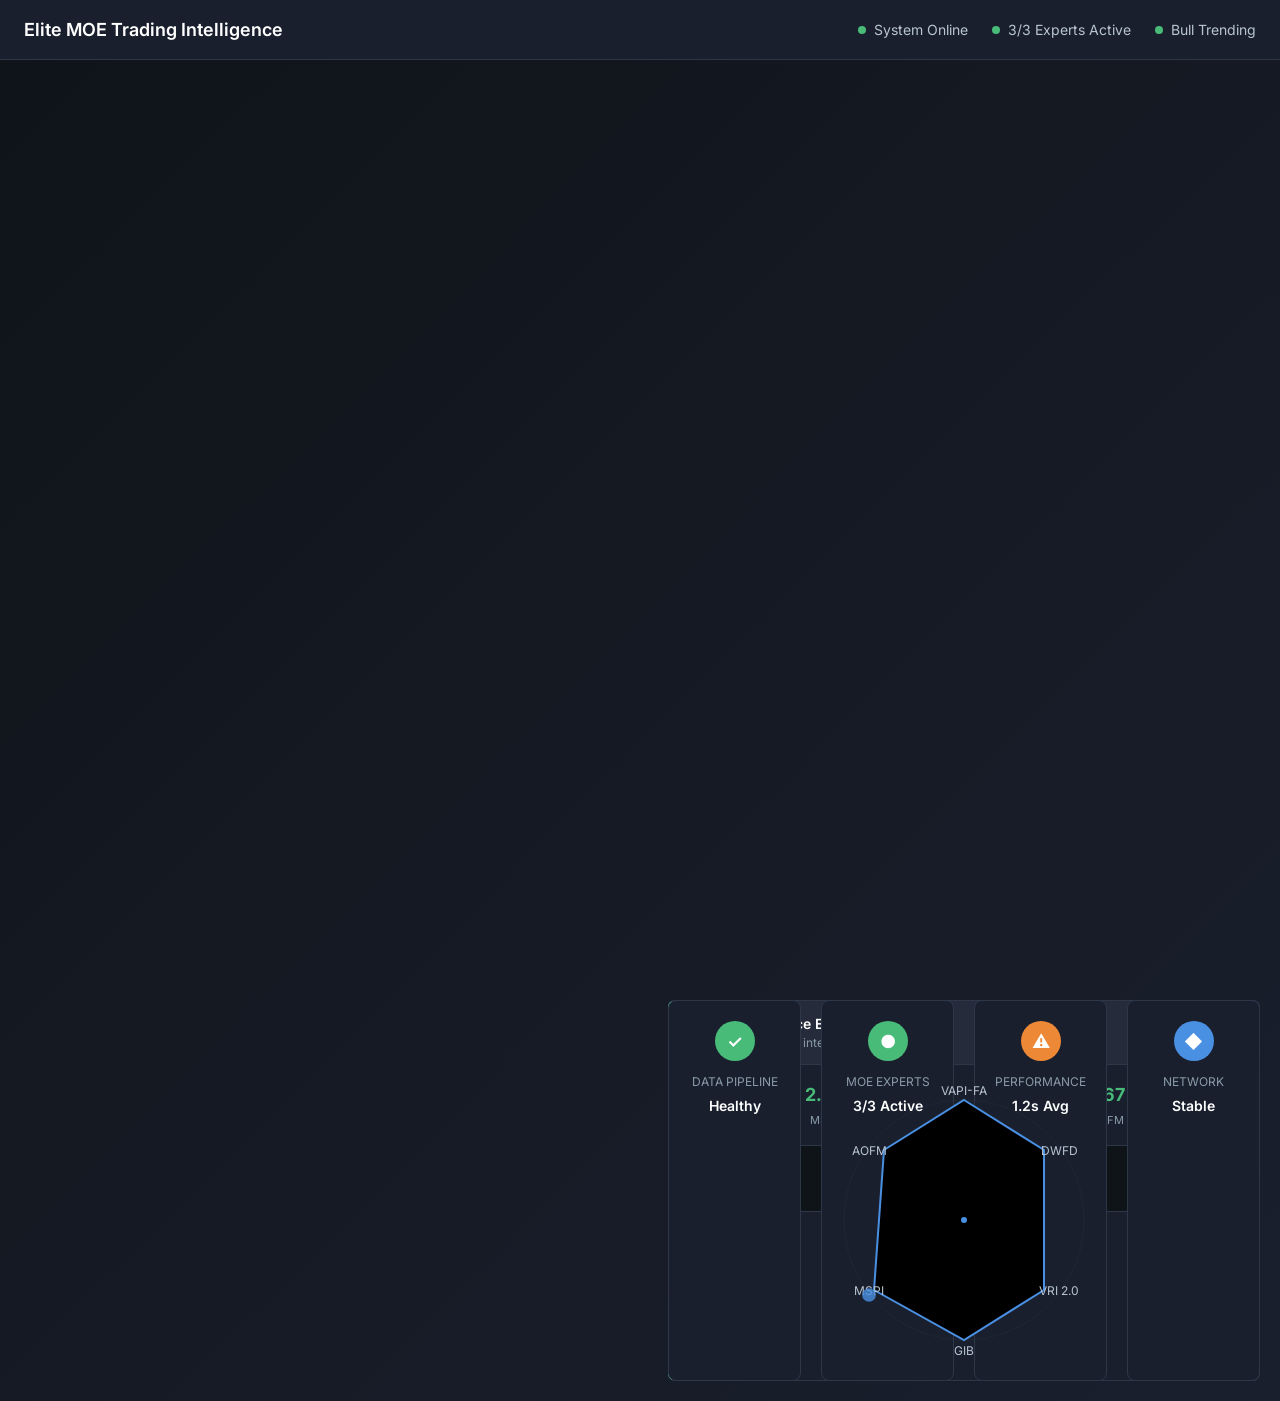
<file: dashboard_application/modes/ai_dashboard/clean_elegant_dashboard (1).html>
<!DOCTYPE html>
<html lang="en">
<head>
    <meta charset="UTF-8">
    <meta name="viewport" content="width=device-width, initial-scale=1.0">
    <title>Elite MOE Dashboard</title>
    <style>
        @import url('https://fonts.googleapis.com/css2?family=Inter:wght@300;400;500;600;700&display=swap');
        
        * {
            margin: 0;
            padding: 0;
            box-sizing: border-box;
        }

        :root {
            --bg-primary: #0f1419;
            --bg-secondary: #1a1f2e;
            --bg-tertiary: #252b3a;
            --accent-blue: #4a90e2;
            --accent-navy: #2c5aa0;
            --accent-light: #6bb6ff;
            --text-primary: #ffffff;
            --text-secondary: #b8c5d1;
            --text-muted: #8a9ba8;
            --border: #2d3748;
            --border-light: #4a5568;
            --success: #48bb78;
            --warning: #ed8936;
            --error: #f56565;
        }

        body {
            font-family: 'Inter', sans-serif;
            background: linear-gradient(135deg, var(--bg-primary) 0%, #1a1f2e 100%);
            color: var(--text-primary);
            line-height: 1.5;
            min-height: 100vh;
        }

        /* Header */
        .header {
            background: var(--bg-secondary);
            border-bottom: 1px solid var(--border);
            padding: 16px 24px;
            display: flex;
            justify-content: space-between;
            align-items: center;
        }

        .header-title {
            font-size: 18px;
            font-weight: 600;
            color: var(--text-primary);
        }

        .header-status {
            display: flex;
            gap: 24px;
            font-size: 14px;
            color: var(--text-secondary);
        }

        .status-item {
            display: flex;
            align-items: center;
            gap: 8px;
        }

        .status-dot {
            width: 8px;
            height: 8px;
            border-radius: 50%;
            background: var(--success);
        }

        /* Main Layout */
        .dashboard {
            display: grid;
            grid-template-areas: 
                "analysis compass"
                "regime flow intelligence"
                "health health health";
            grid-template-columns: 1fr 1fr;
            grid-template-rows: 400px 280px 160px;
            gap: 20px;
            padding: 20px;
            max-width: 1400px;
            margin: 0 auto;
        }

        /* Cards */
        .card {
            background: var(--bg-secondary);
            border: 1px solid var(--border);
            border-radius: 8px;
            overflow: hidden;
            transition: all 0.2s ease;
        }

        .card:hover {
            border-color: var(--border-light);
            transform: translateY(-1px);
        }

        .card-header {
            background: var(--bg-tertiary);
            padding: 16px 20px;
            border-bottom: 1px solid var(--border);
            display: flex;
            justify-content: space-between;
            align-items: center;
        }

        .card-title {
            font-size: 14px;
            font-weight: 600;
            color: var(--text-primary);
            text-transform: uppercase;
            letter-spacing: 0.5px;
        }

        .card-badge {
            background: var(--accent-blue);
            color: white;
            padding: 4px 12px;
            border-radius: 12px;
            font-size: 12px;
            font-weight: 500;
        }

        .card-content {
            padding: 20px;
        }

        /* Analysis Panel */
        .analysis-panel {
            grid-area: analysis;
        }

        .analysis-content {
            display: flex;
            flex-direction: column;
            gap: 20px;
            height: 100%;
        }

        .signal-box {
            background: var(--bg-tertiary);
            border: 1px solid var(--border);
            border-radius: 6px;
            padding: 20px;
            text-align: center;
            flex: 1;
        }

        .signal-title {
            font-size: 16px;
            font-weight: 600;
            color: var(--accent-light);
            margin-bottom: 8px;
        }

        .signal-subtitle {
            font-size: 13px;
            color: var(--text-muted);
            margin-bottom: 16px;
        }

        .metrics-grid {
            display: grid;
            grid-template-columns: repeat(3, 1fr);
            gap: 12px;
        }

        .metric-item {
            background: var(--bg-primary);
            border: 1px solid var(--border);
            border-radius: 4px;
            padding: 12px;
            text-align: center;
        }

        .metric-value {
            font-size: 14px;
            font-weight: 600;
            color: var(--accent-light);
        }

        .metric-label {
            font-size: 11px;
            color: var(--text-muted);
            margin-top: 4px;
        }

        /* Compass */
        .compass-panel {
            grid-area: compass;
        }

        .compass-container {
            display: flex;
            align-items: center;
            justify-content: center;
            height: 100%;
            position: relative;
        }

        .compass-svg {
            width: 280px;
            height: 280px;
        }

        /* Expert Panels */
        .expert-panel {
            background: var(--bg-secondary);
            border: 1px solid var(--border);
            border-radius: 8px;
            overflow: hidden;
        }

        .expert-panel.regime {
            grid-area: regime;
            border-left: 3px solid #9f7aea;
        }

        .expert-panel.flow {
            grid-area: flow;
            border-left: 3px solid var(--accent-blue);
        }

        .expert-panel.intelligence {
            grid-area: intelligence;
            border-left: 3px solid var(--success);
        }

        .expert-header {
            background: var(--bg-tertiary);
            padding: 12px 16px;
            border-bottom: 1px solid var(--border);
            display: flex;
            align-items: center;
            gap: 12px;
        }

        .expert-avatar {
            width: 32px;
            height: 32px;
            border-radius: 50%;
            display: flex;
            align-items: center;
            justify-content: center;
            font-weight: 600;
            font-size: 14px;
        }

        .expert-avatar.regime {
            background: #9f7aea;
            color: white;
        }

        .expert-avatar.flow {
            background: var(--accent-blue);
            color: white;
        }

        .expert-avatar.intelligence {
            background: var(--success);
            color: white;
        }

        .expert-info h3 {
            font-size: 14px;
            font-weight: 600;
            color: var(--text-primary);
        }

        .expert-info p {
            font-size: 12px;
            color: var(--text-muted);
        }

        .expert-content {
            padding: 16px;
        }

        .expert-metrics {
            display: grid;
            grid-template-columns: 1fr 1fr;
            gap: 12px;
            margin-bottom: 16px;
        }

        .expert-metric {
            text-align: center;
        }

        .expert-metric-value {
            font-size: 18px;
            font-weight: 700;
            margin-bottom: 4px;
        }

        .expert-metric-label {
            font-size: 11px;
            color: var(--text-muted);
            text-transform: uppercase;
        }

        .expert-status {
            text-align: center;
            padding: 12px;
            background: var(--bg-primary);
            border-radius: 4px;
            border: 1px solid var(--border);
        }

        .expert-status-text {
            font-size: 13px;
            font-weight: 500;
            margin-bottom: 4px;
        }

        .expert-confidence {
            font-size: 12px;
            color: var(--text-muted);
        }

        /* Health Panel */
        .health-panel {
            grid-area: health;
            display: grid;
            grid-template-columns: repeat(4, 1fr);
            gap: 20px;
        }

        .health-item {
            background: var(--bg-secondary);
            border: 1px solid var(--border);
            border-radius: 8px;
            padding: 20px;
            text-align: center;
            transition: all 0.2s ease;
        }

        .health-item:hover {
            border-color: var(--border-light);
        }

        .health-icon {
            width: 40px;
            height: 40px;
            border-radius: 50%;
            margin: 0 auto 12px;
            display: flex;
            align-items: center;
            justify-content: center;
            font-size: 18px;
            font-weight: 600;
        }

        .health-icon.healthy {
            background: var(--success);
            color: white;
        }

        .health-icon.warning {
            background: var(--warning);
            color: white;
        }

        .health-icon.stable {
            background: var(--accent-blue);
            color: white;
        }

        .health-label {
            font-size: 12px;
            color: var(--text-muted);
            text-transform: uppercase;
            margin-bottom: 4px;
        }

        .health-value {
            font-size: 14px;
            font-weight: 600;
            color: var(--text-primary);
        }

        /* Responsive */
        @media (max-width: 1200px) {
            .dashboard {
                grid-template-areas: 
                    "analysis analysis"
                    "compass compass"
                    "regime flow"
                    "intelligence intelligence"
                    "health health";
                grid-template-columns: 1fr 1fr;
                grid-template-rows: 300px 350px 250px 250px 160px;
            }
        }

        @media (max-width: 768px) {
            .dashboard {
                grid-template-areas: 
                    "analysis"
                    "compass"
                    "regime"
                    "flow"
                    "intelligence"
                    "health";
                grid-template-columns: 1fr;
                grid-template-rows: repeat(6, auto);
            }

            .health-panel {
                grid-template-columns: repeat(2, 1fr);
            }
        }
    </style>
</head>
<body>
    <!-- Header -->
    <div class="header">
        <div class="header-title">Elite MOE Trading Intelligence</div>
        <div class="header-status">
            <div class="status-item">
                <div class="status-dot"></div>
                <span>System Online</span>
            </div>
            <div class="status-item">
                <div class="status-dot"></div>
                <span>3/3 Experts Active</span>
            </div>
            <div class="status-item">
                <div class="status-dot"></div>
                <span>Bull Trending</span>
            </div>
        </div>
    </div>

    <!-- Main Dashboard -->
    <div class="dashboard">
        <!-- Analysis Panel -->
        <div class="card analysis-panel">
            <div class="card-header">
                <div class="card-title">ITS Orchestrator Analysis</div>
                <div class="card-badge">94% Confidence</div>
            </div>
            <div class="card-content">
                <div class="analysis-content">
                    <div class="signal-box">
                        <div class="signal-title">Momentum Explosion Imminent</div>
                        <div class="signal-subtitle">Aggressive trend following recommended</div>
                        <div class="metrics-grid">
                            <div class="metric-item">
                                <div class="metric-value">MSPI</div>
                                <div class="metric-label">Focus Metric</div>
                            </div>
                            <div class="metric-item">
                                <div class="metric-value">3/3</div>
                                <div class="metric-label">Expert Consensus</div>
                            </div>
                            <div class="metric-item">
                                <div class="metric-value">High</div>
                                <div class="metric-label">Conviction</div>
                            </div>
                        </div>
                    </div>
                </div>
            </div>
        </div>

        <!-- Compass Panel -->
        <div class="card compass-panel">
            <div class="card-header">
                <div class="card-title">Market Compass</div>
                <div class="card-badge">Real-time</div>
            </div>
            <div class="card-content">
                <div class="compass-container">
                    <svg class="compass-svg" viewBox="0 0 280 280">
                        <!-- Background circles -->
                        <circle cx="140" cy="140" r="120" fill="none" stroke="#2d3748" stroke-width="1" opacity="0.3"/>
                        <circle cx="140" cy="140" r="80" fill="none" stroke="#2d3748" stroke-width="1" opacity="0.2"/>
                        <circle cx="140" cy="140" r="40" fill="none" stroke="#2d3748" stroke-width="1" opacity="0.1"/>
                        
                        <!-- Hexagon -->
                        <polygon id="market-hex" 
                            points="140,20 220,70 220,210 140,260 60,210 60,70" 
                            fill="rgba(74, 144, 226, 0.1)" 
                            stroke="#4a90e2" 
                            stroke-width="2"/>
                        
                        <!-- Center point -->
                        <circle cx="140" cy="140" r="3" fill="#4a90e2"/>
                        
                        <!-- Labels -->
                        <text x="140" y="15" text-anchor="middle" fill="#b8c5d1" font-size="12" font-family="Inter">VAPI-FA</text>
                        <text x="235" y="75" text-anchor="middle" fill="#b8c5d1" font-size="12" font-family="Inter">DWFD</text>
                        <text x="235" y="215" text-anchor="middle" fill="#b8c5d1" font-size="12" font-family="Inter">VRI 2.0</text>
                        <text x="140" y="275" text-anchor="middle" fill="#b8c5d1" font-size="12" font-family="Inter">GIB</text>
                        <text x="45" y="215" text-anchor="middle" fill="#b8c5d1" font-size="12" font-family="Inter">MSPI</text>
                        <text x="45" y="75" text-anchor="middle" fill="#b8c5d1" font-size="12" font-family="Inter">AOFM</text>
                        
                        <!-- Focus indicator -->
                        <circle id="focus-indicator" cx="45" cy="215" r="6" fill="#6bb6ff" opacity="0.8">
                            <animate attributeName="r" values="6;8;6" dur="2s" repeatCount="indefinite"/>
                        </circle>
                    </svg>
                </div>
            </div>
        </div>

        <!-- Expert Panels -->
        <div class="expert-panel regime">
            <div class="expert-header">
                <div class="expert-avatar regime">R</div>
                <div class="expert-info">
                    <h3>Market Regime Expert</h3>
                    <p>Regime analysis & transitions</p>
                </div>
            </div>
            <div class="expert-content">
                <div class="expert-metrics">
                    <div class="expert-metric">
                        <div class="expert-metric-value" style="color: #9f7aea;">-2.53</div>
                        <div class="expert-metric-label">VRI 2.0</div>
                    </div>
                    <div class="expert-metric">
                        <div class="expert-metric-value" style="color: #9f7aea;">0.23</div>
                        <div class="expert-metric-label">Transition Risk</div>
                    </div>
                </div>
                <div class="expert-status">
                    <div class="expert-status-text" style="color: #9f7aea;">Bull Trending</div>
                    <div class="expert-confidence">89% Confidence</div>
                </div>
            </div>
        </div>

        <div class="expert-panel flow">
            <div class="expert-header">
                <div class="expert-avatar flow">F</div>
                <div class="expert-info">
                    <h3>Options Flow Expert</h3>
                    <p>Flow dynamics & pressure</p>
                </div>
            </div>
            <div class="expert-content">
                <div class="expert-metrics">
                    <div class="expert-metric">
                        <div class="expert-metric-value" style="color: #4a90e2;">1.84</div>
                        <div class="expert-metric-label">VAPI-FA</div>
                    </div>
                    <div class="expert-metric">
                        <div class="expert-metric-value" style="color: #4a90e2;">1.96</div>
                        <div class="expert-metric-label">DWFD</div>
                    </div>
                </div>
                <div class="expert-status">
                    <div class="expert-status-text" style="color: #4a90e2;">Strong Bullish</div>
                    <div class="expert-confidence">92% Confidence</div>
                </div>
            </div>
        </div>

        <div class="expert-panel intelligence">
            <div class="expert-header">
                <div class="expert-avatar intelligence">I</div>
                <div class="expert-info">
                    <h3>Intelligence Expert</h3>
                    <p>Sentiment & intelligence</p>
                </div>
            </div>
            <div class="expert-content">
                <div class="expert-metrics">
                    <div class="expert-metric">
                        <div class="expert-metric-value" style="color: #48bb78;">2.31</div>
                        <div class="expert-metric-label">MSPI</div>
                    </div>
                    <div class="expert-metric">
                        <div class="expert-metric-value" style="color: #48bb78;">1.67</div>
                        <div class="expert-metric-label">AOFM</div>
                    </div>
                </div>
                <div class="expert-status">
                    <div class="expert-status-text" style="color: #48bb78;">High Conviction</div>
                    <div class="expert-confidence">87% Confidence</div>
                </div>
            </div>
        </div>

        <!-- Health Panel -->
        <div class="health-panel">
            <div class="health-item">
                <div class="health-icon healthy">✓</div>
                <div class="health-label">Data Pipeline</div>
                <div class="health-value">Healthy</div>
            </div>
            <div class="health-item">
                <div class="health-icon healthy">●</div>
                <div class="health-label">MOE Experts</div>
                <div class="health-value">3/3 Active</div>
            </div>
            <div class="health-item">
                <div class="health-icon warning">⚠</div>
                <div class="health-label">Performance</div>
                <div class="health-value">1.2s Avg</div>
            </div>
            <div class="health-item">
                <div class="health-icon stable">◆</div>
                <div class="health-label">Network</div>
                <div class="health-value">Stable</div>
            </div>
        </div>
    </div>

    <script>
        // Simple compass animation
        function updateCompass() {
            const scenarios = [
                {
                    signal: 'Momentum Explosion Imminent',
                    subtitle: 'Aggressive trend following recommended',
                    focus: 'MSPI',
                    color: '#4a90e2',
                    points: '140,20 220,70 220,210 140,260 50,210 60,70'
                },
                {
                    signal: 'Volatility Squeeze Detected',
                    subtitle: 'Breakout preparation recommended',
                    focus: 'VRI 2.0',
                    color: '#ed8936',
                    points: '140,20 220,70 230,210 140,270 60,210 60,70'
                },
                {
                    signal: 'Flow Convergence Active',
                    subtitle: 'High conviction opportunity',
                    focus: 'VAPI-FA',
                    color: '#9f7aea',
                    points: '140,10 220,70 220,210 140,260 60,210 60,70'
                }
            ];

            let currentIndex = 0;

            function animate() {
                const scenario = scenarios[currentIndex];
                
                // Update signal display
                document.querySelector('.signal-title').textContent = scenario.signal;
                document.querySelector('.signal-subtitle').textContent = scenario.subtitle;
                
                // Update compass
                const hex = document.getElementById('market-hex');
                const focus = document.getElementById('focus-indicator');
                
                hex.setAttribute('points', scenario.points);
                hex.setAttribute('stroke', scenario.color);
                hex.setAttribute('fill', scenario.color.replace('#', 'rgba(') + ', 0.1)');
                
                focus.setAttribute('fill', scenario.color);
                
                currentIndex = (currentIndex + 1) % scenarios.length;
            }

            animate();
            setInterval(animate, 4000);
        }

        document.addEventListener('DOMContentLoaded', updateCompass);
    </script>
</body>
</html>
</file>
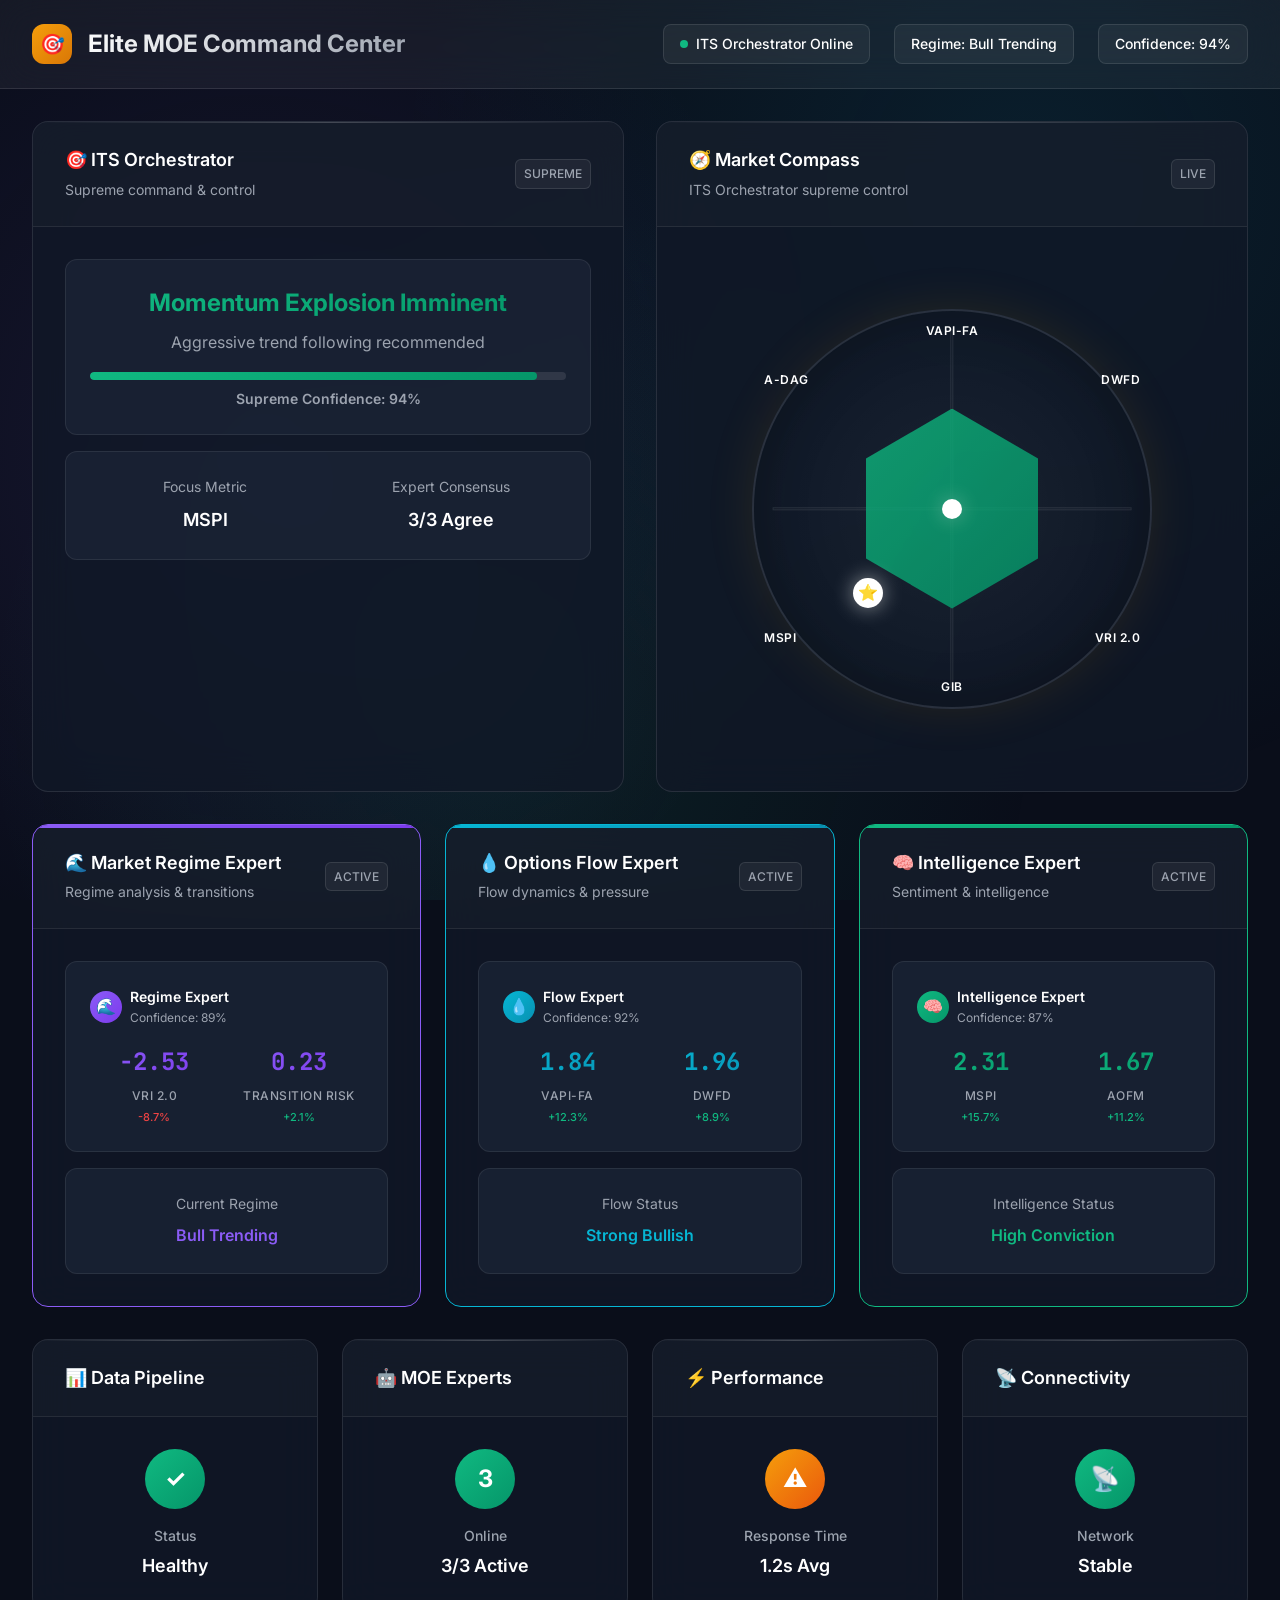
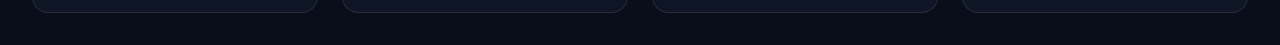
<file: dashboard_application/modes/ai_dashboard/~elite_moe_command_center~.html>
<!DOCTYPE html>
<html lang="en">
<head>
    <meta charset="UTF-8">
    <meta name="viewport" content="width=device-width, initial-scale=1.0">
    <title>Elite MOE Command Center</title>
    <style>
        @import url('https://fonts.googleapis.com/css2?family=Inter:wght@300;400;500;600;700&family=JetBrains+Mono:wght@400;500;600&display=swap');
        
        :root {
            /* Elite Color Palette */
            --primary-bg: #0a0e1a;
            --secondary-bg: #111827;
            --card-bg: rgba(17, 24, 39, 0.8);
            --inner-card-bg: rgba(30, 41, 59, 0.6);
            --glass-bg: rgba(255, 255, 255, 0.05);
            --border-color: rgba(255, 255, 255, 0.1);
            --inner-border-color: rgba(255, 255, 255, 0.08);
            --text-primary: #ffffff;
            --text-secondary: #9ca3af;
            --text-muted: #6b7280;
            
            /* MOE Expert Colors */
            --regime-color: #8b5cf6;
            --flow-color: #06b6d4;
            --intelligence-color: #10b981;
            --orchestrator-color: #f59e0b;
            
            /* Gradients */
            --gradient-regime: linear-gradient(135deg, #8b5cf6, #7c3aed);
            --gradient-flow: linear-gradient(135deg, #06b6d4, #0891b2);
            --gradient-intelligence: linear-gradient(135deg, #10b981, #059669);
            --gradient-orchestrator: linear-gradient(135deg, #f59e0b, #d97706);
            
            /* Typography */
            --font-primary: 'Inter', -apple-system, BlinkMacSystemFont, sans-serif;
            --font-mono: 'JetBrains Mono', 'SF Mono', monospace;
            
            /* Spacing */
            --spacing-xs: 0.25rem;
            --spacing-sm: 0.5rem;
            --spacing-md: 1rem;
            --spacing-lg: 1.5rem;
            --spacing-xl: 2rem;
            --spacing-2xl: 3rem;
        }
        
        * {
            margin: 0;
            padding: 0;
            box-sizing: border-box;
        }
        
        body {
            font-family: var(--font-primary);
            background: var(--primary-bg);
            color: var(--text-primary);
            line-height: 1.6;
            overflow-x: hidden;
        }
        
        /* Background Pattern */
        body::before {
            content: '';
            position: fixed;
            top: 0;
            left: 0;
            width: 100%;
            height: 100%;
            background: 
                radial-gradient(circle at 20% 50%, rgba(139, 92, 246, 0.1) 0%, transparent 50%),
                radial-gradient(circle at 80% 20%, rgba(6, 182, 212, 0.1) 0%, transparent 50%),
                radial-gradient(circle at 40% 80%, rgba(16, 185, 129, 0.1) 0%, transparent 50%);
            z-index: -1;
        }
        
        /* Header */
        .header {
            padding: var(--spacing-lg) var(--spacing-xl);
            background: var(--glass-bg);
            backdrop-filter: blur(20px);
            border-bottom: 1px solid var(--border-color);
            position: sticky;
            top: 0;
            z-index: 100;
        }
        
        .header-content {
            max-width: 1400px;
            margin: 0 auto;
            display: flex;
            justify-content: space-between;
            align-items: center;
        }
        
        .logo {
            display: flex;
            align-items: center;
            gap: var(--spacing-md);
        }
        
        .logo-icon {
            width: 40px;
            height: 40px;
            background: var(--gradient-orchestrator);
            border-radius: 12px;
            display: flex;
            align-items: center;
            justify-content: center;
            font-size: 20px;
            font-weight: 700;
        }
        
        .logo-text {
            font-size: 24px;
            font-weight: 700;
            background: linear-gradient(135deg, var(--text-primary), var(--text-secondary));
            -webkit-background-clip: text;
            -webkit-text-fill-color: transparent;
        }
        
        .status-bar {
            display: flex;
            align-items: center;
            gap: var(--spacing-lg);
        }
        
        .status-item {
            display: flex;
            align-items: center;
            gap: var(--spacing-sm);
            padding: var(--spacing-sm) var(--spacing-md);
            background: var(--glass-bg);
            border: 1px solid var(--border-color);
            border-radius: 8px;
            font-size: 14px;
            font-weight: 500;
        }
        
        .status-dot {
            width: 8px;
            height: 8px;
            border-radius: 50%;
            background: var(--intelligence-color);
            animation: pulse 2s infinite;
        }
        
        @keyframes pulse {
            0%, 100% { opacity: 1; }
            50% { opacity: 0.5; }
        }
        
        /* Main Container */
        .container {
            max-width: 1400px;
            margin: 0 auto;
            padding: var(--spacing-xl);
        }
        
        /* Dashboard Grid */
        .dashboard-grid {
            display: grid;
            grid-template-columns: 1fr 1fr;
            gap: var(--spacing-xl);
            margin-bottom: var(--spacing-xl);
        }
        
        .moe-experts-grid {
            display: grid;
            grid-template-columns: repeat(3, 1fr);
            gap: var(--spacing-lg);
            margin-bottom: var(--spacing-xl);
        }
        
        .health-grid {
            display: grid;
            grid-template-columns: repeat(4, 1fr);
            gap: var(--spacing-lg);
        }
        
        /* Card Styles */
        .card {
            background: var(--card-bg);
            backdrop-filter: blur(20px);
            border: 1px solid var(--border-color);
            border-radius: 16px;
            overflow: hidden;
            position: relative;
            transition: all 0.3s ease;
        }
        
        .card:hover {
            transform: translateY(-2px);
            box-shadow: 0 20px 25px -5px rgba(0, 0, 0, 0.2);
            border-color: rgba(255, 255, 255, 0.2);
        }
        
        .card::before {
            content: '';
            position: absolute;
            top: 0;
            left: 0;
            right: 0;
            height: 1px;
            background: linear-gradient(90deg, transparent, rgba(255, 255, 255, 0.2), transparent);
        }
        
        /* Card Header */
        .card-header {
            padding: var(--spacing-lg) var(--spacing-xl);
            border-bottom: 1px solid var(--inner-border-color);
            background: rgba(255, 255, 255, 0.02);
            display: flex;
            justify-content: space-between;
            align-items: center;
        }
        
        .card-title {
            font-size: 18px;
            font-weight: 600;
            color: var(--text-primary);
            display: flex;
            align-items: center;
            gap: var(--spacing-sm);
        }
        
        .card-subtitle {
            font-size: 14px;
            color: var(--text-secondary);
            margin-top: var(--spacing-xs);
        }
        
        .card-badge {
            padding: var(--spacing-xs) var(--spacing-sm);
            background: var(--glass-bg);
            border: 1px solid var(--border-color);
            border-radius: 6px;
            font-size: 12px;
            font-weight: 500;
            color: var(--text-secondary);
        }
        
        /* Card Content */
        .card-content {
            padding: var(--spacing-xl);
        }
        
        /* Inner Cards */
        .inner-card {
            background: var(--inner-card-bg);
            border: 1px solid var(--inner-border-color);
            border-radius: 12px;
            padding: var(--spacing-lg);
            margin-bottom: var(--spacing-md);
            transition: all 0.3s ease;
        }
        
        .inner-card:hover {
            background: rgba(30, 41, 59, 0.8);
            border-color: rgba(255, 255, 255, 0.15);
        }
        
        .inner-card:last-child {
            margin-bottom: 0;
        }
        
        /* MOE Expert Cards */
        .moe-card {
            position: relative;
        }
        
        .moe-card.regime {
            border-color: var(--regime-color);
        }
        
        .moe-card.flow {
            border-color: var(--flow-color);
        }
        
        .moe-card.intelligence {
            border-color: var(--intelligence-color);
        }
        
        .moe-card::after {
            content: '';
            position: absolute;
            top: 0;
            left: 0;
            right: 0;
            height: 3px;
            border-radius: 16px 16px 0 0;
        }
        
        .moe-card.regime::after {
            background: var(--gradient-regime);
        }
        
        .moe-card.flow::after {
            background: var(--gradient-flow);
        }
        
        .moe-card.intelligence::after {
            background: var(--gradient-intelligence);
        }
        
        /* Expert Status */
        .expert-status {
            display: flex;
            align-items: center;
            gap: var(--spacing-sm);
            margin-bottom: var(--spacing-md);
        }
        
        .expert-avatar {
            width: 32px;
            height: 32px;
            border-radius: 50%;
            display: flex;
            align-items: center;
            justify-content: center;
            font-size: 16px;
            font-weight: 600;
        }
        
        .expert-avatar.regime {
            background: var(--gradient-regime);
        }
        
        .expert-avatar.flow {
            background: var(--gradient-flow);
        }
        
        .expert-avatar.intelligence {
            background: var(--gradient-intelligence);
        }
        
        .expert-info {
            flex: 1;
        }
        
        .expert-name {
            font-size: 14px;
            font-weight: 600;
            color: var(--text-primary);
        }
        
        .expert-confidence {
            font-size: 12px;
            color: var(--text-secondary);
        }
        
        /* Compass Container */
        .compass-container {
            position: relative;
            height: 500px;
            display: flex;
            align-items: center;
            justify-content: center;
        }
        
        .compass {
            width: 400px;
            height: 400px;
            position: relative;
            border-radius: 50%;
            background: 
                radial-gradient(circle at center, 
                    rgba(255, 255, 255, 0.05) 0%, 
                    rgba(255, 255, 255, 0.02) 50%, 
                    transparent 100%);
            border: 2px solid var(--border-color);
            box-shadow: 
                inset 0 0 50px rgba(0, 0, 0, 0.3),
                0 0 50px rgba(245, 158, 11, 0.1);
        }
        
        .compass-grid {
            position: absolute;
            top: 50%;
            left: 50%;
            transform: translate(-50%, -50%);
            width: 90%;
            height: 90%;
        }
        
        .compass-grid::before,
        .compass-grid::after {
            content: '';
            position: absolute;
            top: 50%;
            left: 50%;
            transform: translate(-50%, -50%);
            border: 1px solid rgba(255, 255, 255, 0.1);
        }
        
        .compass-grid::before {
            width: 100%;
            height: 1px;
        }
        
        .compass-grid::after {
            width: 1px;
            height: 100%;
        }
        
        .compass-shape {
            position: absolute;
            top: 50%;
            left: 50%;
            transform: translate(-50%, -50%);
            width: 200px;
            height: 200px;
            clip-path: polygon(50% 0%, 93% 25%, 93% 75%, 50% 100%, 7% 75%, 7% 25%);
            background: var(--gradient-orchestrator);
            opacity: 0.8;
            transition: all 0.8s cubic-bezier(0.4, 0, 0.2, 1);
            filter: drop-shadow(0 0 20px rgba(245, 158, 11, 0.4));
        }
        
        .compass-labels {
            position: absolute;
            top: 0;
            left: 0;
            width: 100%;
            height: 100%;
        }
        
        .compass-label {
            position: absolute;
            font-size: 12px;
            font-weight: 600;
            color: var(--text-primary);
            text-transform: uppercase;
            letter-spacing: 0.5px;
        }
        
        .compass-label.top { top: 10px; left: 50%; transform: translateX(-50%); }
        .compass-label.top-right { top: 15%; right: 10px; }
        .compass-label.bottom-right { bottom: 15%; right: 10px; }
        .compass-label.bottom { bottom: 10px; left: 50%; transform: translateX(-50%); }
        .compass-label.bottom-left { bottom: 15%; left: 10px; }
        .compass-label.top-left { top: 15%; left: 10px; }
        
        .compass-center {
            position: absolute;
            top: 50%;
            left: 50%;
            transform: translate(-50%, -50%);
            width: 20px;
            height: 20px;
            background: var(--text-primary);
            border-radius: 50%;
            box-shadow: 0 0 20px rgba(255, 255, 255, 0.3);
        }
        
        .compass-focus-indicator {
            position: absolute;
            width: 30px;
            height: 30px;
            background: var(--text-primary);
            border-radius: 50%;
            display: flex;
            align-items: center;
            justify-content: center;
            font-size: 16px;
            box-shadow: 0 0 20px rgba(255, 255, 255, 0.5);
            animation: focusPulse 2s infinite;
        }
        
        @keyframes focusPulse {
            0%, 100% { transform: scale(1); }
            50% { transform: scale(1.1); }
        }
        
        /* Orchestrator Analysis */
        .orchestrator-analysis {
            display: flex;
            flex-direction: column;
            gap: var(--spacing-md);
        }
        
        .signal-display {
            text-align: center;
        }
        
        .signal-title {
            font-size: 24px;
            font-weight: 700;
            margin-bottom: var(--spacing-sm);
            background: var(--gradient-orchestrator);
            -webkit-background-clip: text;
            -webkit-text-fill-color: transparent;
        }
        
        .signal-subtitle {
            font-size: 16px;
            color: var(--text-secondary);
            margin-bottom: var(--spacing-md);
        }
        
        .confidence-bar {
            width: 100%;
            height: 8px;
            background: rgba(255, 255, 255, 0.1);
            border-radius: 4px;
            overflow: hidden;
            margin-bottom: var(--spacing-sm);
        }
        
        .confidence-fill {
            height: 100%;
            background: var(--gradient-orchestrator);
            border-radius: 4px;
            transition: width 1s ease;
        }
        
        .confidence-text {
            font-size: 14px;
            font-weight: 600;
            color: var(--text-secondary);
        }
        
        /* Metric Display */
        .metric-grid {
            display: grid;
            grid-template-columns: repeat(2, 1fr);
            gap: var(--spacing-md);
        }
        
        .metric-item {
            text-align: center;
        }
        
        .metric-value {
            font-size: 24px;
            font-weight: 700;
            font-family: var(--font-mono);
            margin-bottom: var(--spacing-xs);
        }
        
        .metric-value.regime {
            background: var(--gradient-regime);
            -webkit-background-clip: text;
            -webkit-text-fill-color: transparent;
        }
        
        .metric-value.flow {
            background: var(--gradient-flow);
            -webkit-background-clip: text;
            -webkit-text-fill-color: transparent;
        }
        
        .metric-value.intelligence {
            background: var(--gradient-intelligence);
            -webkit-background-clip: text;
            -webkit-text-fill-color: transparent;
        }
        
        .metric-label {
            font-size: 12px;
            font-weight: 500;
            color: var(--text-secondary);
            text-transform: uppercase;
            letter-spacing: 0.5px;
        }
        
        .metric-change {
            font-size: 11px;
            font-weight: 500;
            margin-top: var(--spacing-xs);
        }
        
        .metric-change.positive { color: var(--intelligence-color); }
        .metric-change.negative { color: #ef4444; }
        
        /* Health Cards */
        .health-card {
            text-align: center;
        }
        
        .health-status {
            width: 60px;
            height: 60px;
            border-radius: 50%;
            margin: 0 auto var(--spacing-md);
            display: flex;
            align-items: center;
            justify-content: center;
            font-size: 24px;
            font-weight: 700;
        }
        
        .health-status.healthy {
            background: var(--gradient-intelligence);
            color: white;
        }
        
        .health-status.warning {
            background: linear-gradient(135deg, #f59e0b, #ea580c);
            color: white;
        }
        
        .health-status.critical {
            background: linear-gradient(135deg, #ef4444, #dc2626);
            color: white;
        }
        
        .health-label {
            font-size: 14px;
            font-weight: 500;
            color: var(--text-secondary);
            margin-bottom: var(--spacing-xs);
        }
        
        .health-value {
            font-size: 18px;
            font-weight: 600;
            color: var(--text-primary);
        }
        
        /* Responsive Design */
        @media (max-width: 1200px) {
            .dashboard-grid {
                grid-template-columns: 1fr;
            }
            
            .moe-experts-grid {
                grid-template-columns: 1fr;
            }
            
            .health-grid {
                grid-template-columns: repeat(2, 1fr);
            }
        }
        
        @media (max-width: 768px) {
            .container {
                padding: var(--spacing-md);
            }
            
            .health-grid {
                grid-template-columns: 1fr;
            }
            
            .compass {
                width: 300px;
                height: 300px;
            }
            
            .compass-shape {
                width: 150px;
                height: 150px;
            }
        }
    </style>
</head>
<body>
    <!-- Header -->
    <header class="header">
        <div class="header-content">
            <div class="logo">
                <div class="logo-icon">🎯</div>
                <div class="logo-text">Elite MOE Command Center</div>
            </div>
            <div class="status-bar">
                <div class="status-item">
                    <div class="status-dot"></div>
                    <span>ITS Orchestrator Online</span>
                </div>
                <div class="status-item">
                    <span>Regime: Bull Trending</span>
                </div>
                <div class="status-item">
                    <span>Confidence: 94%</span>
                </div>
            </div>
        </div>
    </header>

    <!-- Main Container -->
    <div class="container">
        <!-- Row 1: ITS Orchestrator Command Center -->
        <div class="dashboard-grid">
            <!-- ITS Orchestrator Analysis -->
            <div class="card">
                <div class="card-header">
                    <div>
                        <div class="card-title">🎯 ITS Orchestrator</div>
                        <div class="card-subtitle">Supreme command & control</div>
                    </div>
                    <div class="card-badge">SUPREME</div>
                </div>
                
                <div class="card-content">
                    <div class="inner-card">
                        <div class="orchestrator-analysis">
                            <div class="signal-display">
                                <div class="signal-title" id="signalTitle">Momentum Explosion Imminent</div>
                                <div class="signal-subtitle" id="signalAction">Aggressive trend following recommended</div>
                                <div class="confidence-bar">
                                    <div class="confidence-fill" id="confidenceFill" style="width: 94%;"></div>
                                </div>
                                <div class="confidence-text" id="confidenceText">Supreme Confidence: 94%</div>
                            </div>
                        </div>
                    </div>
                    
                    <div class="inner-card">
                        <div style="display: grid; grid-template-columns: 1fr 1fr; gap: 1rem;">
                            <div style="text-align: center;">
                                <div style="font-size: 14px; color: #9ca3af; margin-bottom: 0.5rem;">Focus Metric</div>
                                <div style="font-size: 18px; font-weight: 600;" id="focusMetric">MSPI</div>
                            </div>
                            <div style="text-align: center;">
                                <div style="font-size: 14px; color: #9ca3af; margin-bottom: 0.5rem;">Expert Consensus</div>
                                <div style="font-size: 18px; font-weight: 600;" id="consensus">3/3 Agree</div>
                            </div>
                        </div>
                    </div>
                </div>
            </div>
            
            <!-- Market Compass (ITS Orchestrator Controlled) -->
            <div class="card">
                <div class="card-header">
                    <div>
                        <div class="card-title">🧭 Market Compass</div>
                        <div class="card-subtitle">ITS Orchestrator supreme control</div>
                    </div>
                    <div class="card-badge">LIVE</div>
                </div>
                
                <div class="card-content">
                    <div class="compass-container">
                        <div class="compass">
                            <div class="compass-grid"></div>
                            <div class="compass-shape" id="compassShape"></div>
                            <div class="compass-labels">
                                <div class="compass-label top">VAPI-FA</div>
                                <div class="compass-label top-right">DWFD</div>
                                <div class="compass-label bottom-right">VRI 2.0</div>
                                <div class="compass-label bottom">GIB</div>
                                <div class="compass-label bottom-left">MSPI</div>
                                <div class="compass-label top-left">A-DAG</div>
                            </div>
                            <div class="compass-center"></div>
                            <div class="compass-focus-indicator" id="focusIndicator" style="bottom: 25%; left: 25%;">⭐</div>
                        </div>
                    </div>
                </div>
            </div>
        </div>
        
        <!-- Row 2: MOE Expert Containers -->
        <div class="moe-experts-grid">
            <!-- Market Regime Expert -->
            <div class="card moe-card regime">
                <div class="card-header">
                    <div>
                        <div class="card-title">🌊 Market Regime Expert</div>
                        <div class="card-subtitle">Regime analysis & transitions</div>
                    </div>
                    <div class="card-badge">ACTIVE</div>
                </div>
                
                <div class="card-content">
                    <div class="inner-card">
                        <div class="expert-status">
                            <div class="expert-avatar regime">🌊</div>
                            <div class="expert-info">
                                <div class="expert-name">Regime Expert</div>
                                <div class="expert-confidence">Confidence: 89%</div>
                            </div>
                        </div>
                        
                        <div class="metric-grid">
                            <div class="metric-item">
                                <div class="metric-value regime">-2.53</div>
                                <div class="metric-label">VRI 2.0</div>
                                <div class="metric-change negative">-8.7%</div>
                            </div>
                            <div class="metric-item">
                                <div class="metric-value regime">0.23</div>
                                <div class="metric-label">Transition Risk</div>
                                <div class="metric-change positive">+2.1%</div>
                            </div>
                        </div>
                    </div>
                    
                    <div class="inner-card">
                        <div style="text-align: center;">
                            <div style="font-size: 14px; color: #9ca3af; margin-bottom: 0.5rem;">Current Regime</div>
                            <div style="font-size: 16px; font-weight: 600; color: #8b5cf6;">Bull Trending</div>
                        </div>
                    </div>
                </div>
            </div>
            
            <!-- Options Flow Expert -->
            <div class="card moe-card flow">
                <div class="card-header">
                    <div>
                        <div class="card-title">💧 Options Flow Expert</div>
                        <div class="card-subtitle">Flow dynamics & pressure</div>
                    </div>
                    <div class="card-badge">ACTIVE</div>
                </div>
                
                <div class="card-content">
                    <div class="inner-card">
                        <div class="expert-status">
                            <div class="expert-avatar flow">💧</div>
                            <div class="expert-info">
                                <div class="expert-name">Flow Expert</div>
                                <div class="expert-confidence">Confidence: 92%</div>
                            </div>
                        </div>
                        
                        <div class="metric-grid">
                            <div class="metric-item">
                                <div class="metric-value flow">1.84</div>
                                <div class="metric-label">VAPI-FA</div>
                                <div class="metric-change positive">+12.3%</div>
                            </div>
                            <div class="metric-item">
                                <div class="metric-value flow">1.96</div>
                                <div class="metric-label">DWFD</div>
                                <div class="metric-change positive">+8.9%</div>
                            </div>
                        </div>
                    </div>
                    
                    <div class="inner-card">
                        <div style="text-align: center;">
                            <div style="font-size: 14px; color: #9ca3af; margin-bottom: 0.5rem;">Flow Status</div>
                            <div style="font-size: 16px; font-weight: 600; color: #06b6d4;">Strong Bullish</div>
                        </div>
                    </div>
                </div>
            </div>
            
            <!-- Market Intelligence Expert -->
            <div class="card moe-card intelligence">
                <div class="card-header">
                    <div>
                        <div class="card-title">🧠 Intelligence Expert</div>
                        <div class="card-subtitle">Sentiment & intelligence</div>
                    </div>
                    <div class="card-badge">ACTIVE</div>
                </div>
                
                <div class="card-content">
                    <div class="inner-card">
                        <div class="expert-status">
                            <div class="expert-avatar intelligence">🧠</div>
                            <div class="expert-info">
                                <div class="expert-name">Intelligence Expert</div>
                                <div class="expert-confidence">Confidence: 87%</div>
                            </div>
                        </div>
                        
                        <div class="metric-grid">
                            <div class="metric-item">
                                <div class="metric-value intelligence">2.31</div>
                                <div class="metric-label">MSPI</div>
                                <div class="metric-change positive">+15.7%</div>
                            </div>
                            <div class="metric-item">
                                <div class="metric-value intelligence">1.67</div>
                                <div class="metric-label">AOFM</div>
                                <div class="metric-change positive">+11.2%</div>
                            </div>
                        </div>
                    </div>
                    
                    <div class="inner-card">
                        <div style="text-align: center;">
                            <div style="font-size: 14px; color: #9ca3af; margin-bottom: 0.5rem;">Intelligence Status</div>
                            <div style="font-size: 16px; font-weight: 600; color: #10b981;">High Conviction</div>
                        </div>
                    </div>
                </div>
            </div>
        </div>
        
        <!-- Row 3: System Health -->
        <div class="health-grid">
            <div class="card health-card">
                <div class="card-header">
                    <div class="card-title">📊 Data Pipeline</div>
                </div>
                <div class="card-content">
                    <div class="health-status healthy">✓</div>
                    <div class="health-label">Status</div>
                    <div class="health-value">Healthy</div>
                </div>
            </div>
            
            <div class="card health-card">
                <div class="card-header">
                    <div class="card-title">🤖 MOE Experts</div>
                </div>
                <div class="card-content">
                    <div class="health-status healthy">3</div>
                    <div class="health-label">Online</div>
                    <div class="health-value">3/3 Active</div>
                </div>
            </div>
            
            <div class="card health-card">
                <div class="card-header">
                    <div class="card-title">⚡ Performance</div>
                </div>
                <div class="card-content">
                    <div class="health-status warning">⚠</div>
                    <div class="health-label">Response Time</div>
                    <div class="health-value">1.2s Avg</div>
                </div>
            </div>
            
            <div class="card health-card">
                <div class="card-header">
                    <div class="card-title">📡 Connectivity</div>
                </div>
                <div class="card-content">
                    <div class="health-status healthy">📡</div>
                    <div class="health-label">Network</div>
                    <div class="health-value">Stable</div>
                </div>
            </div>
        </div>
    </div>

    <script>
        // ITS Orchestrator scenarios
        const orchestratorScenarios = [
            {
                signal: { title: 'Momentum Explosion Imminent', action: 'Aggressive trend following recommended' },
                confidence: 94,
                focusMetric: 'MSPI',
                consensus: '3/3 Agree',
                compassColor: 'linear-gradient(135deg, #10b981, #059669)'
            },
            {
                signal: { title: 'Volatility Expansion Detected', action: 'Prepare for increased movement' },
                confidence: 89,
                focusMetric: 'VRI 2.0',
                consensus: '2/3 Agree',
                compassColor: 'linear-gradient(135deg, #ef4444, #dc2626)'
            },
            {
                signal: { title: 'Premium Selling Window', action: 'Consider selling options premium' },
                confidence: 76,
                focusMetric: 'GIB',
                consensus: '3/3 Agree',
                compassColor: 'linear-gradient(135deg, #3b82f6, #2563eb)'
            }
        ];
        
        function updateOrchestrator(scenario) {
            const signalTitle = document.getElementById('signalTitle');
            const signalAction = document.getElementById('signalAction');
            const confidenceFill = document.getElementById('confidenceFill');
            const confidenceText = document.getElementById('confidenceText');
            const focusMetric = document.getElementById('focusMetric');
            const consensus = document.getElementById('consensus');
            const compassShape = document.getElementById('compassShape');
            
            // Update orchestrator display
            signalTitle.textContent = scenario.signal.title;
            signalAction.textContent = scenario.signal.action;
            confidenceFill.style.width = `${scenario.confidence}%`;
            confidenceText.textContent = `Supreme Confidence: ${scenario.confidence}%`;
            focusMetric.textContent = scenario.focusMetric;
            consensus.textContent = scenario.consensus;
            
            // Update compass
            compassShape.style.background = scenario.compassColor;
            signalTitle.style.background = scenario.compassColor;
            signalTitle.style.webkitBackgroundClip = 'text';
            signalTitle.style.webkitTextFillColor = 'transparent';
            confidenceFill.style.background = scenario.compassColor;
        }
        
        let currentScenario = 0;
        
        // Cycle through scenarios every 6 seconds
        setInterval(() => {
            const scenario = orchestratorScenarios[currentScenario];
            updateOrchestrator(scenario);
            currentScenario = (currentScenario + 1) % orchestratorScenarios.length;
        }, 6000);
        
        // Initialize with first scenario
        updateOrchestrator(orchestratorScenarios[0]);
    </script>
</body>
</html>
</file>
